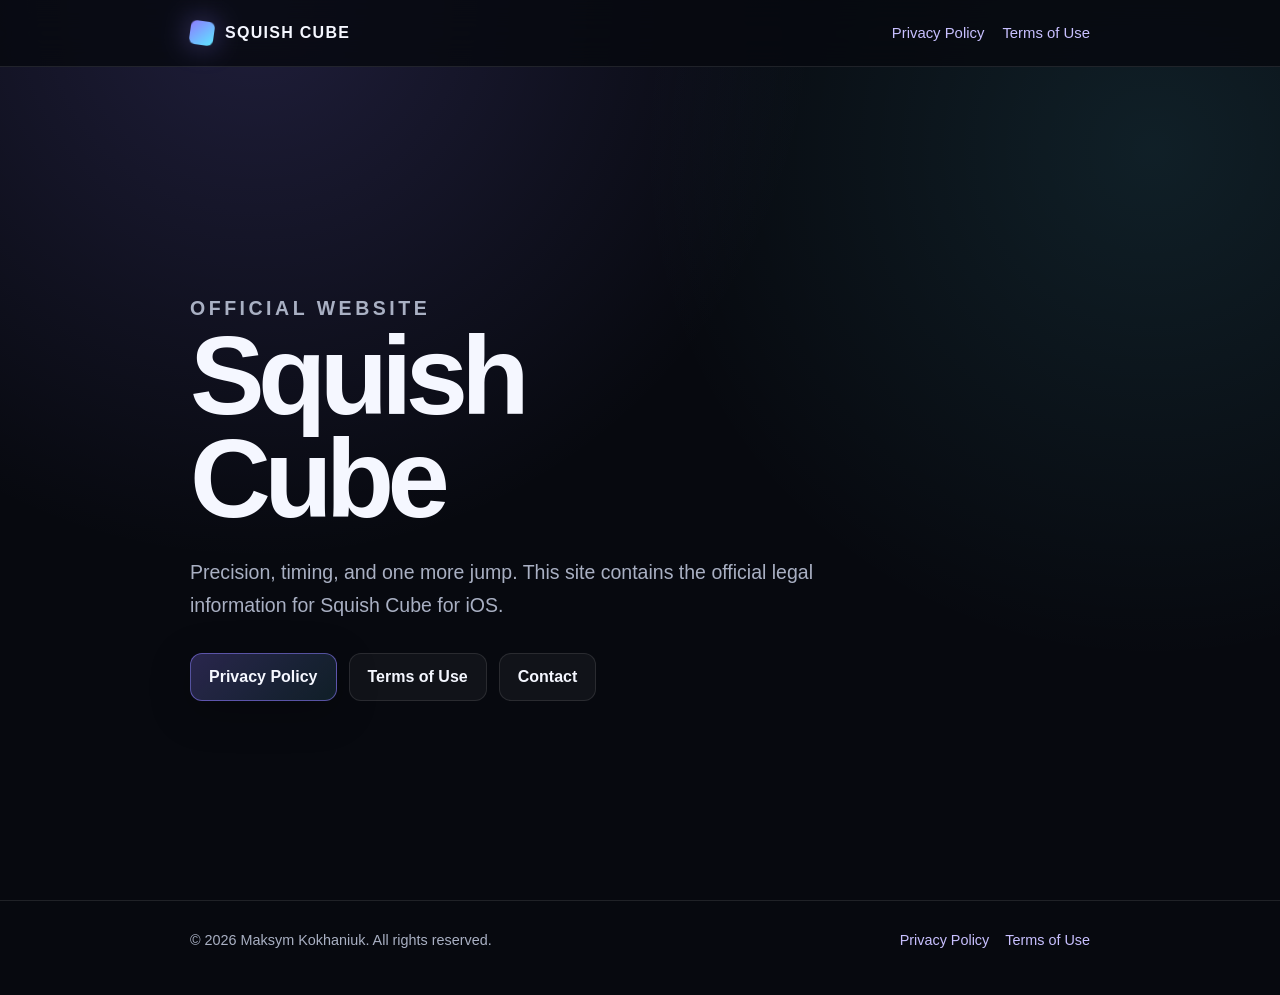
<file: index.html>
<!doctype html>
<html lang="en">
<head>
  <meta charset="utf-8">
  <meta name="viewport" content="width=device-width, initial-scale=1">
  <meta name="description" content="Official website and legal information for Squish Cube, an iOS arcade game by Maksym Kokhaniuk.">
  <meta name="robots" content="index,follow">
  <title>Squish Cube — Official Website</title>
  <link rel="stylesheet" href="./styles.css">
</head>
<body>
  <nav>
    <div class="shell nav-inner">
      <a class="brand" href="./">
        <span class="logo" aria-hidden="true"></span>
        <span>Squish Cube</span>
      </a>
      <div class="nav-links">
        <a href="./privacy/">Privacy Policy</a>
        <a href="./terms/">Terms of Use</a>
      </div>
    </div>
  </nav>

  <main class="shell hero">
    <div>
      <p class="eyebrow">Official website</p>
      <h1>Squish<br>Cube</h1>
      <p>
        Precision, timing, and one more jump. This site contains the official
        legal information for Squish Cube for iOS.
      </p>

      <div class="actions">
        <a class="button primary" href="./privacy/">Privacy Policy</a>
        <a class="button" href="./terms/">Terms of Use</a>
        <a class="button" href="mailto:maxkokhanuk69@gmail.com">Contact</a>
      </div>
    </div>
  </main>

  <footer>
    <div class="shell footer-inner">
      <span>© 2026 Maksym Kokhaniuk. All rights reserved.</span>
      <div class="footer-links">
        <a href="./privacy/">Privacy Policy</a>
        <a href="./terms/">Terms of Use</a>
      </div>
    </div>
  </footer>
</body>
</html>
</file>
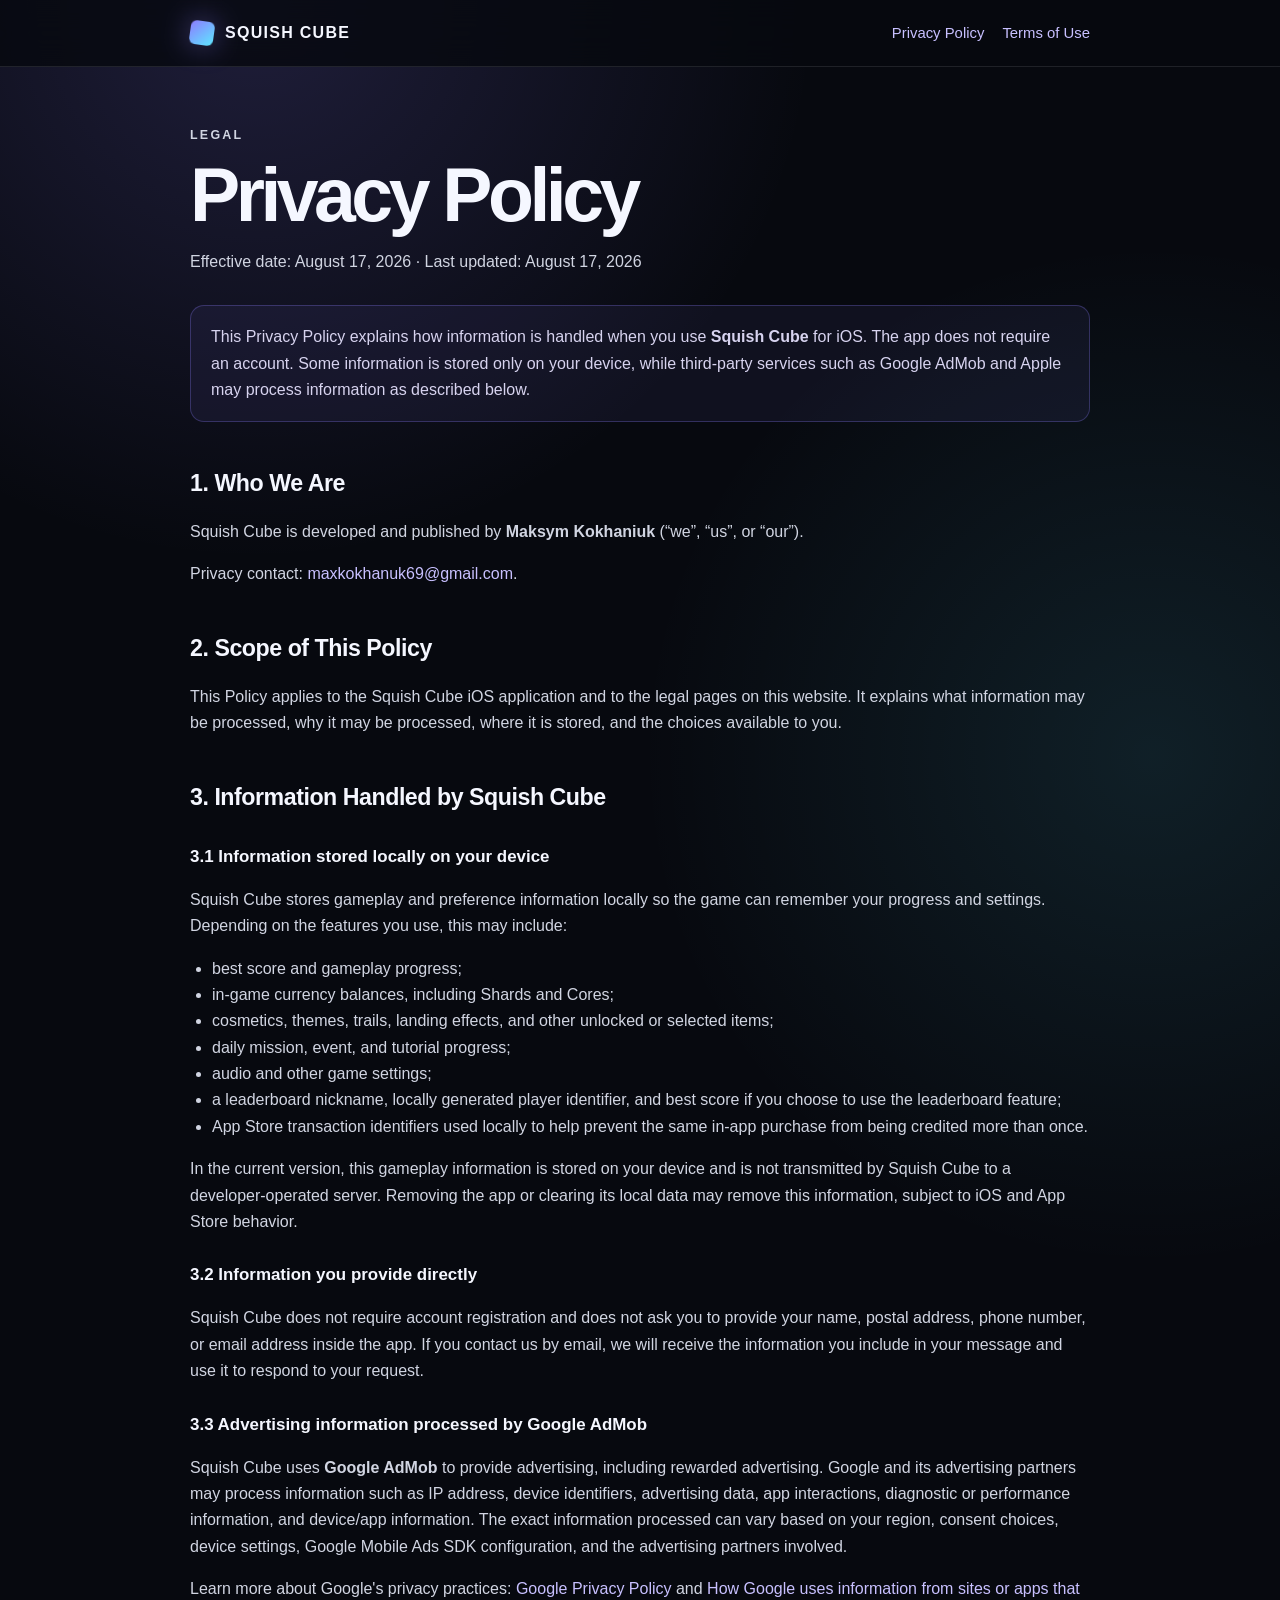
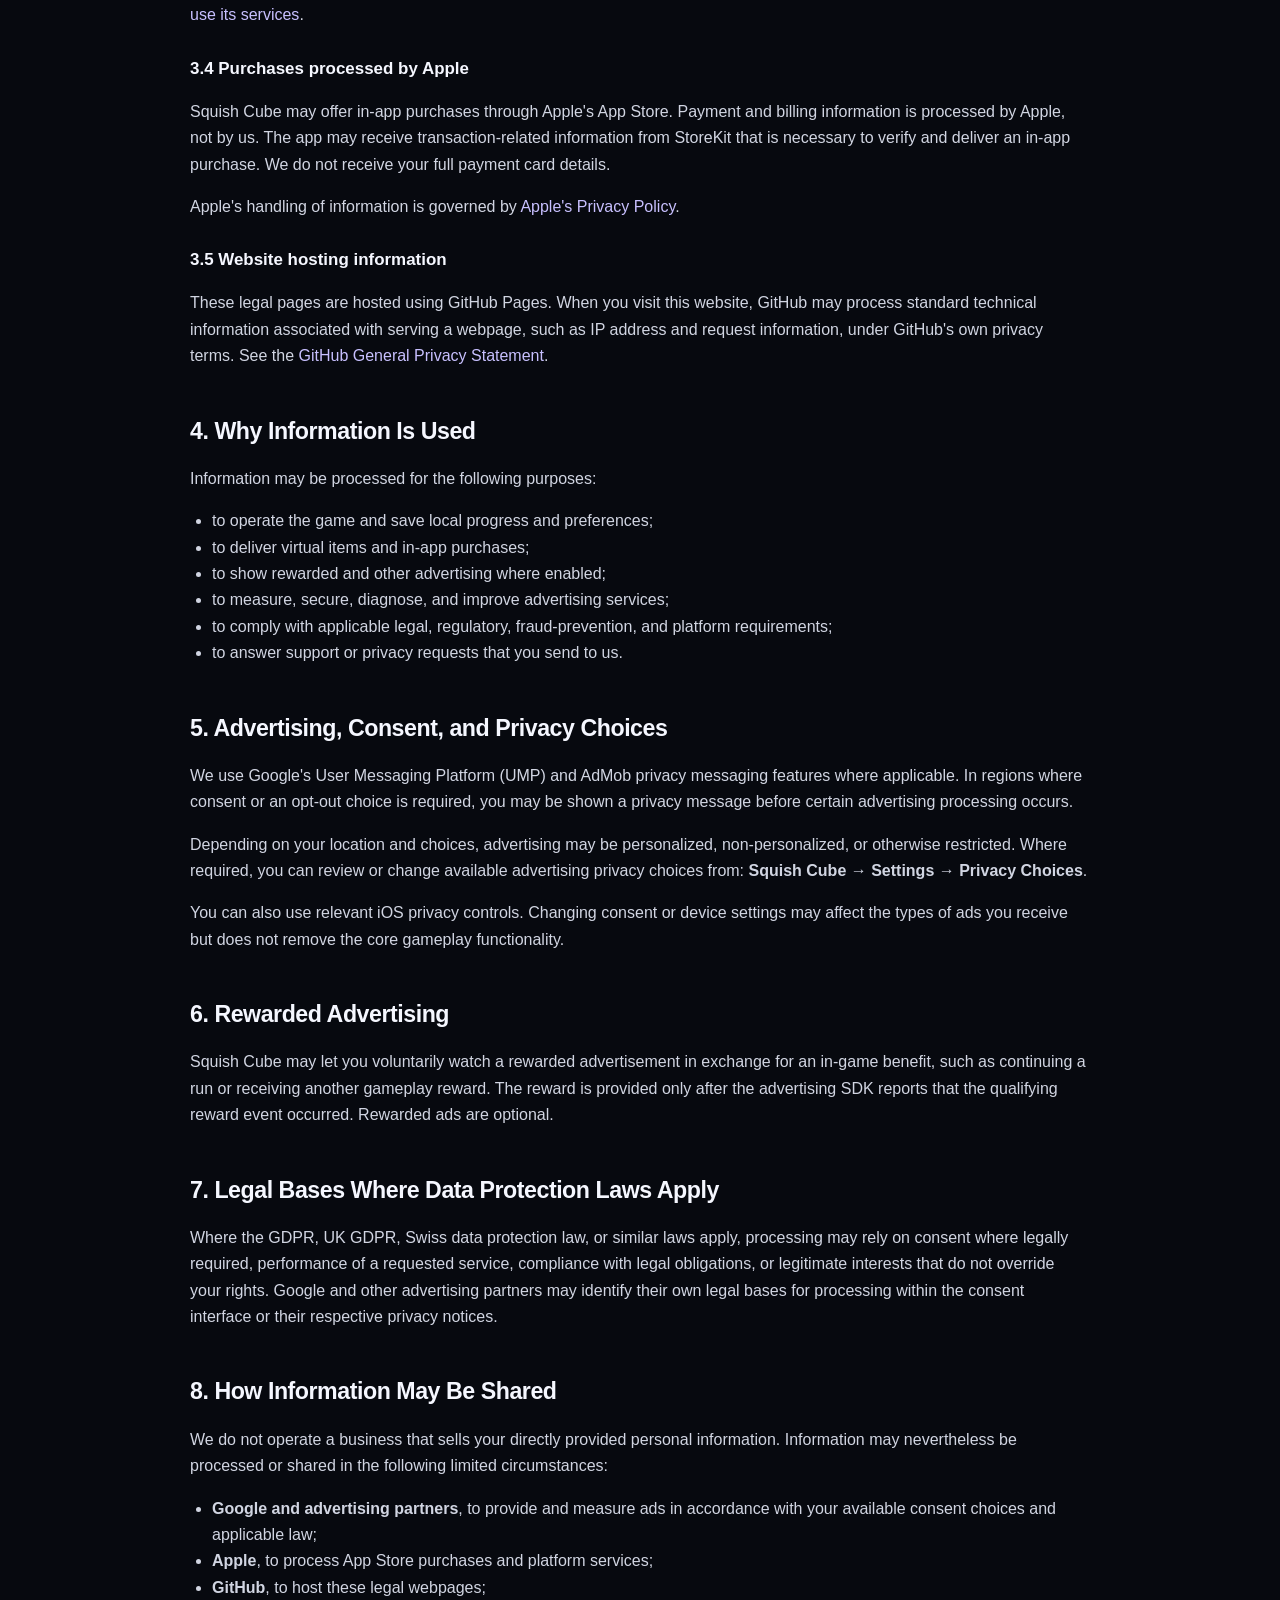
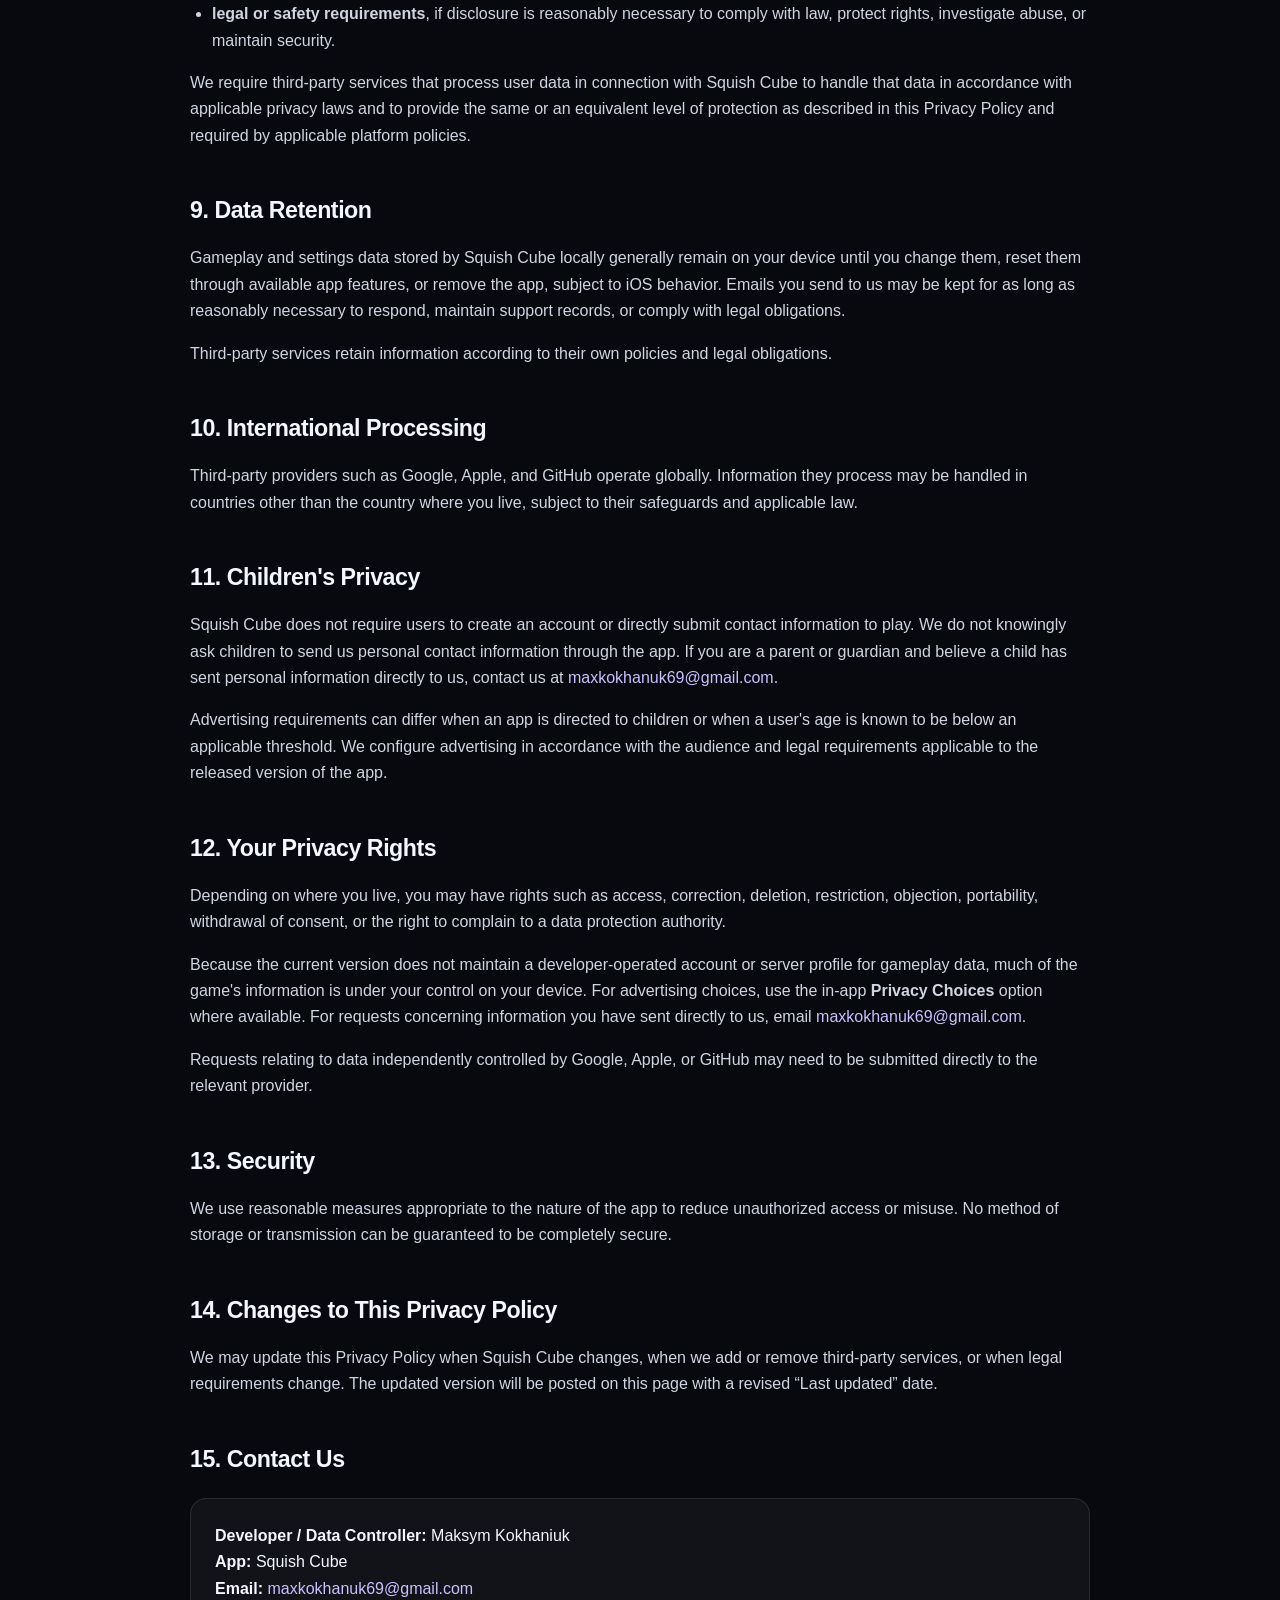
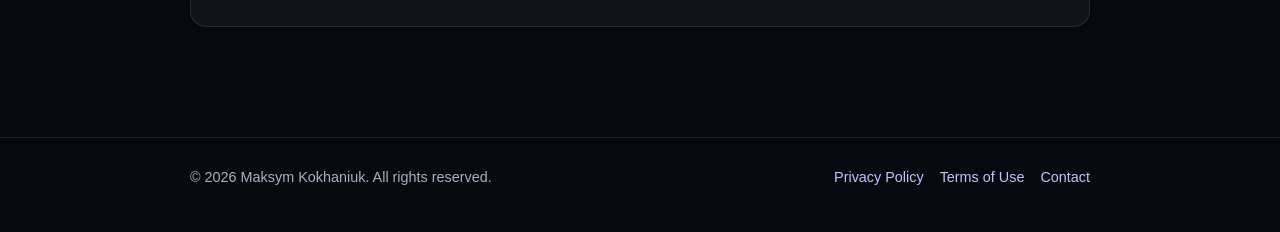
<file: privacy/index.html>
<!doctype html>
<html lang="en">
<head>
  <meta charset="utf-8">
  <meta name="viewport" content="width=device-width, initial-scale=1">
  <meta name="description" content="Privacy Policy for Squish Cube for iOS, developed by Maksym Kokhaniuk.">
  <meta name="robots" content="index,follow">
  <title>Privacy Policy — Squish Cube</title>
  <link rel="stylesheet" href="../styles.css">
</head>
<body>

<nav>
  <div class="shell nav-inner">
    <a class="brand" href="../">
      <span class="logo" aria-hidden="true"></span>
      <span>Squish Cube</span>
    </a>
    <div class="nav-links">
      <a href="../privacy/">Privacy Policy</a>
      <a href="../terms/">Terms of Use</a>
    </div>
  </div>
</nav>

  <main class="shell legal">
    <header class="legal-header">
      <p class="eyebrow">Legal</p>
      <h1>Privacy Policy</h1>
      <p class="meta">Effective date: August 17, 2026 · Last updated: August 17, 2026</p>
    </header>

    <div class="notice">
      This Privacy Policy explains how information is handled when you use
      <strong>Squish Cube</strong> for iOS. The app does not require an account.
      Some information is stored only on your device, while third-party services
      such as Google AdMob and Apple may process information as described below.
    </div>

    <h2>1. Who We Are</h2>
    <p>
      Squish Cube is developed and published by <strong>Maksym Kokhaniuk</strong>
      (“we”, “us”, or “our”).
    </p>
    <p>
      Privacy contact:
      <a href="mailto:maxkokhanuk69@gmail.com">maxkokhanuk69@gmail.com</a>.
    </p>

    <h2>2. Scope of This Policy</h2>
    <p>
      This Policy applies to the Squish Cube iOS application and to the legal
      pages on this website. It explains what information may be processed,
      why it may be processed, where it is stored, and the choices available to you.
    </p>

    <h2>3. Information Handled by Squish Cube</h2>

    <h3>3.1 Information stored locally on your device</h3>
    <p>
      Squish Cube stores gameplay and preference information locally so the game
      can remember your progress and settings. Depending on the features you use,
      this may include:
    </p>
    <ul>
      <li>best score and gameplay progress;</li>
      <li>in-game currency balances, including Shards and Cores;</li>
      <li>cosmetics, themes, trails, landing effects, and other unlocked or selected items;</li>
      <li>daily mission, event, and tutorial progress;</li>
      <li>audio and other game settings;</li>
      <li>a leaderboard nickname, locally generated player identifier, and best score if you choose to use the leaderboard feature;</li>
      <li>App Store transaction identifiers used locally to help prevent the same in-app purchase from being credited more than once.</li>
    </ul>
    <p>
      In the current version, this gameplay information is stored on your device
      and is not transmitted by Squish Cube to a developer-operated server.
      Removing the app or clearing its local data may remove this information,
      subject to iOS and App Store behavior.
    </p>

    <h3>3.2 Information you provide directly</h3>
    <p>
      Squish Cube does not require account registration and does not ask you to
      provide your name, postal address, phone number, or email address inside the app.
      If you contact us by email, we will receive the information you include in
      your message and use it to respond to your request.
    </p>

    <h3>3.3 Advertising information processed by Google AdMob</h3>
    <p>
      Squish Cube uses <strong>Google AdMob</strong> to provide advertising,
      including rewarded advertising. Google and its advertising partners may
      process information such as IP address, device identifiers, advertising data,
      app interactions, diagnostic or performance information, and device/app
      information. The exact information processed can vary based on your region,
      consent choices, device settings, Google Mobile Ads SDK configuration, and
      the advertising partners involved.
    </p>
    <p>
      Learn more about Google's privacy practices:
      <a href="https://policies.google.com/privacy" rel="noopener noreferrer">Google Privacy Policy</a>
      and
      <a href="https://policies.google.com/technologies/partner-sites" rel="noopener noreferrer">How Google uses information from sites or apps that use its services</a>.
    </p>

    <h3>3.4 Purchases processed by Apple</h3>
    <p>
      Squish Cube may offer in-app purchases through Apple's App Store.
      Payment and billing information is processed by Apple, not by us.
      The app may receive transaction-related information from StoreKit that is
      necessary to verify and deliver an in-app purchase. We do not receive your
      full payment card details.
    </p>
    <p>
      Apple's handling of information is governed by
      <a href="https://www.apple.com/legal/privacy/" rel="noopener noreferrer">Apple's Privacy Policy</a>.
    </p>

    <h3>3.5 Website hosting information</h3>
    <p>
      These legal pages are hosted using GitHub Pages. When you visit this website,
      GitHub may process standard technical information associated with serving a
      webpage, such as IP address and request information, under GitHub's own privacy terms.
      See the
      <a href="https://docs.github.com/en/site-policy/privacy-policies/github-general-privacy-statement" rel="noopener noreferrer">GitHub General Privacy Statement</a>.
    </p>

    <h2>4. Why Information Is Used</h2>
    <p>Information may be processed for the following purposes:</p>
    <ul>
      <li>to operate the game and save local progress and preferences;</li>
      <li>to deliver virtual items and in-app purchases;</li>
      <li>to show rewarded and other advertising where enabled;</li>
      <li>to measure, secure, diagnose, and improve advertising services;</li>
      <li>to comply with applicable legal, regulatory, fraud-prevention, and platform requirements;</li>
      <li>to answer support or privacy requests that you send to us.</li>
    </ul>

    <h2>5. Advertising, Consent, and Privacy Choices</h2>
    <p>
      We use Google's User Messaging Platform (UMP) and AdMob privacy messaging
      features where applicable. In regions where consent or an opt-out choice is
      required, you may be shown a privacy message before certain advertising
      processing occurs.
    </p>
    <p>
      Depending on your location and choices, advertising may be personalized,
      non-personalized, or otherwise restricted. Where required, you can review or
      change available advertising privacy choices from:
      <strong>Squish Cube → Settings → Privacy Choices</strong>.
    </p>
    <p>
      You can also use relevant iOS privacy controls. Changing consent or device
      settings may affect the types of ads you receive but does not remove the
      core gameplay functionality.
    </p>

    <h2>6. Rewarded Advertising</h2>
    <p>
      Squish Cube may let you voluntarily watch a rewarded advertisement in exchange
      for an in-game benefit, such as continuing a run or receiving another
      gameplay reward. The reward is provided only after the advertising SDK reports
      that the qualifying reward event occurred. Rewarded ads are optional.
    </p>

    <h2>7. Legal Bases Where Data Protection Laws Apply</h2>
    <p>
      Where the GDPR, UK GDPR, Swiss data protection law, or similar laws apply,
      processing may rely on consent where legally required, performance of a
      requested service, compliance with legal obligations, or legitimate interests
      that do not override your rights. Google and other advertising partners may
      identify their own legal bases for processing within the consent interface
      or their respective privacy notices.
    </p>

    <h2>8. How Information May Be Shared</h2>
    <p>
      We do not operate a business that sells your directly provided personal
      information. Information may nevertheless be processed or shared in the
      following limited circumstances:
    </p>
    <ul>
      <li><strong>Google and advertising partners</strong>, to provide and measure ads in accordance with your available consent choices and applicable law;</li>
      <li><strong>Apple</strong>, to process App Store purchases and platform services;</li>
      <li><strong>GitHub</strong>, to host these legal webpages;</li>
      <li><strong>legal or safety requirements</strong>, if disclosure is reasonably necessary to comply with law, protect rights, investigate abuse, or maintain security.</li>
    </ul>

    <p>
      We require third-party services that process user data in connection with
      Squish Cube to handle that data in accordance with applicable privacy laws
      and to provide the same or an equivalent level of protection as described
      in this Privacy Policy and required by applicable platform policies.
    </p>

    <h2>9. Data Retention</h2>
    <p>
      Gameplay and settings data stored by Squish Cube locally generally remain on
      your device until you change them, reset them through available app features,
      or remove the app, subject to iOS behavior. Emails you send to us may be kept
      for as long as reasonably necessary to respond, maintain support records, or
      comply with legal obligations.
    </p>
    <p>
      Third-party services retain information according to their own policies and
      legal obligations.
    </p>

    <h2>10. International Processing</h2>
    <p>
      Third-party providers such as Google, Apple, and GitHub operate globally.
      Information they process may be handled in countries other than the country
      where you live, subject to their safeguards and applicable law.
    </p>

    <h2>11. Children's Privacy</h2>
    <p>
      Squish Cube does not require users to create an account or directly submit
      contact information to play. We do not knowingly ask children to send us
      personal contact information through the app. If you are a parent or guardian
      and believe a child has sent personal information directly to us, contact us
      at <a href="mailto:maxkokhanuk69@gmail.com">maxkokhanuk69@gmail.com</a>.
    </p>
    <p>
      Advertising requirements can differ when an app is directed to children or
      when a user's age is known to be below an applicable threshold. We configure
      advertising in accordance with the audience and legal requirements applicable
      to the released version of the app.
    </p>

    <h2>12. Your Privacy Rights</h2>
    <p>
      Depending on where you live, you may have rights such as access, correction,
      deletion, restriction, objection, portability, withdrawal of consent, or the
      right to complain to a data protection authority.
    </p>
    <p>
      Because the current version does not maintain a developer-operated account or
      server profile for gameplay data, much of the game's information is under your
      control on your device. For advertising choices, use the in-app
      <strong>Privacy Choices</strong> option where available. For requests concerning
      information you have sent directly to us, email
      <a href="mailto:maxkokhanuk69@gmail.com">maxkokhanuk69@gmail.com</a>.
    </p>
    <p>
      Requests relating to data independently controlled by Google, Apple, or GitHub
      may need to be submitted directly to the relevant provider.
    </p>

    <h2>13. Security</h2>
    <p>
      We use reasonable measures appropriate to the nature of the app to reduce
      unauthorized access or misuse. No method of storage or transmission can be
      guaranteed to be completely secure.
    </p>

    <h2>14. Changes to This Privacy Policy</h2>
    <p>
      We may update this Privacy Policy when Squish Cube changes, when we add or
      remove third-party services, or when legal requirements change. The updated
      version will be posted on this page with a revised “Last updated” date.
    </p>

    <h2>15. Contact Us</h2>
    <div class="card">
      <strong>Developer / Data Controller:</strong> Maksym Kokhaniuk<br>
      <strong>App:</strong> Squish Cube<br>
      <strong>Email:</strong>
      <a href="mailto:maxkokhanuk69@gmail.com">maxkokhanuk69@gmail.com</a>
    </div>
  </main>

<footer>
  <div class="shell footer-inner">
    <span>© 2026 Maksym Kokhaniuk. All rights reserved.</span>
    <div class="footer-links">
      <a href="../privacy/">Privacy Policy</a>
      <a href="../terms/">Terms of Use</a>
      <a href="mailto:maxkokhanuk69@gmail.com">Contact</a>
    </div>
  </div>
</footer>

</body>
</html>
</file>
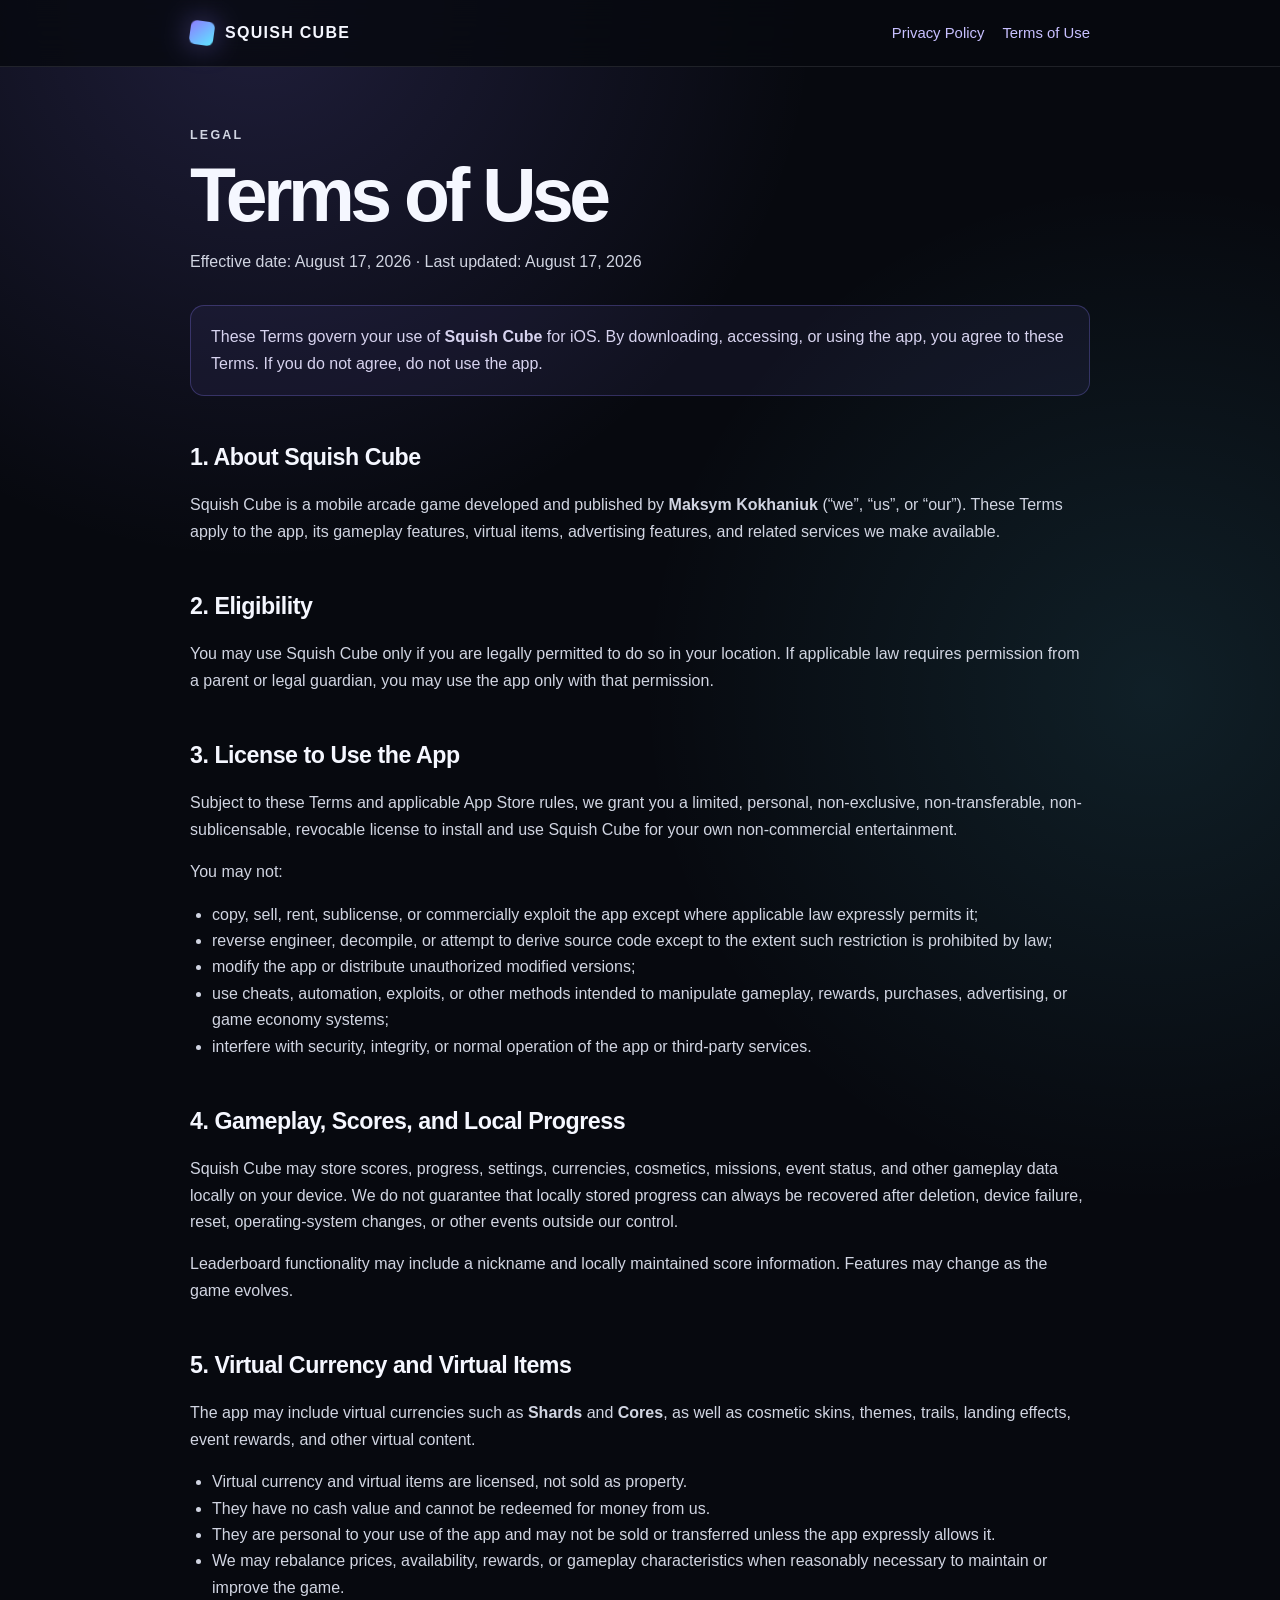
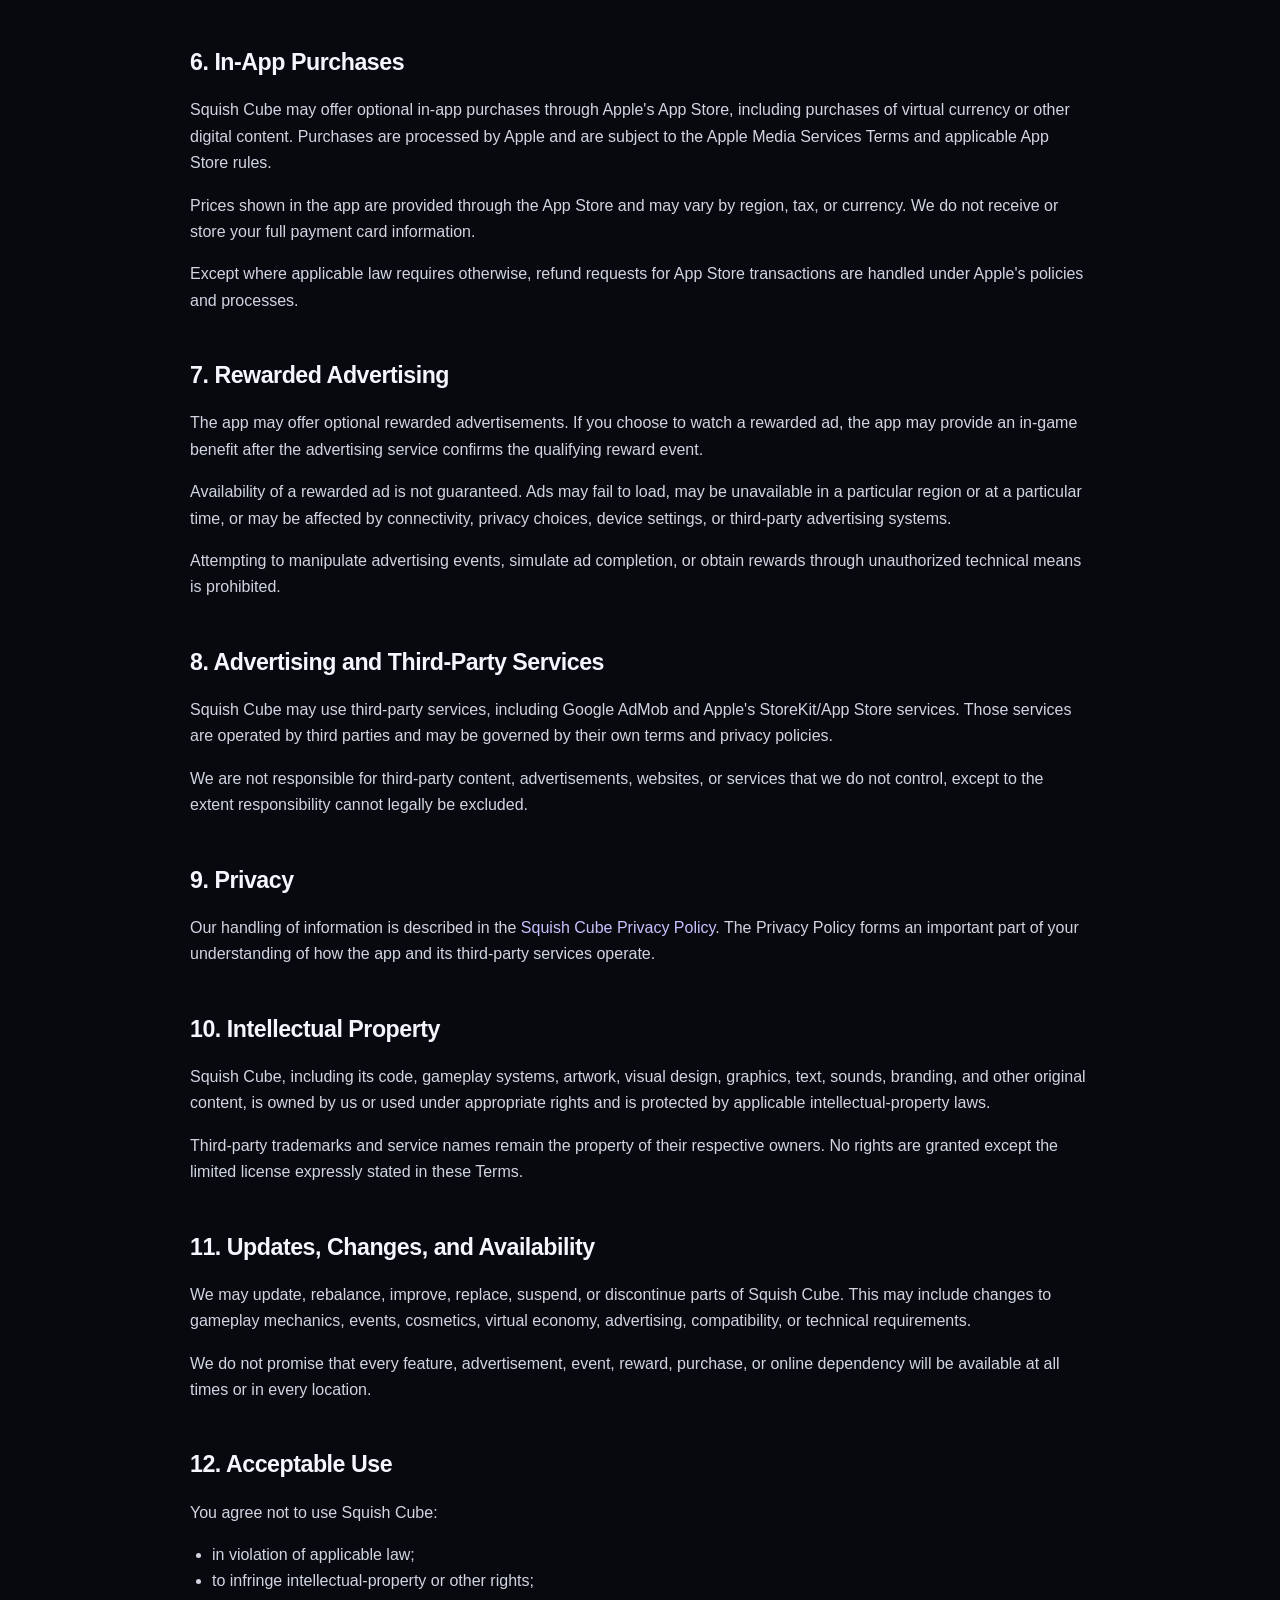
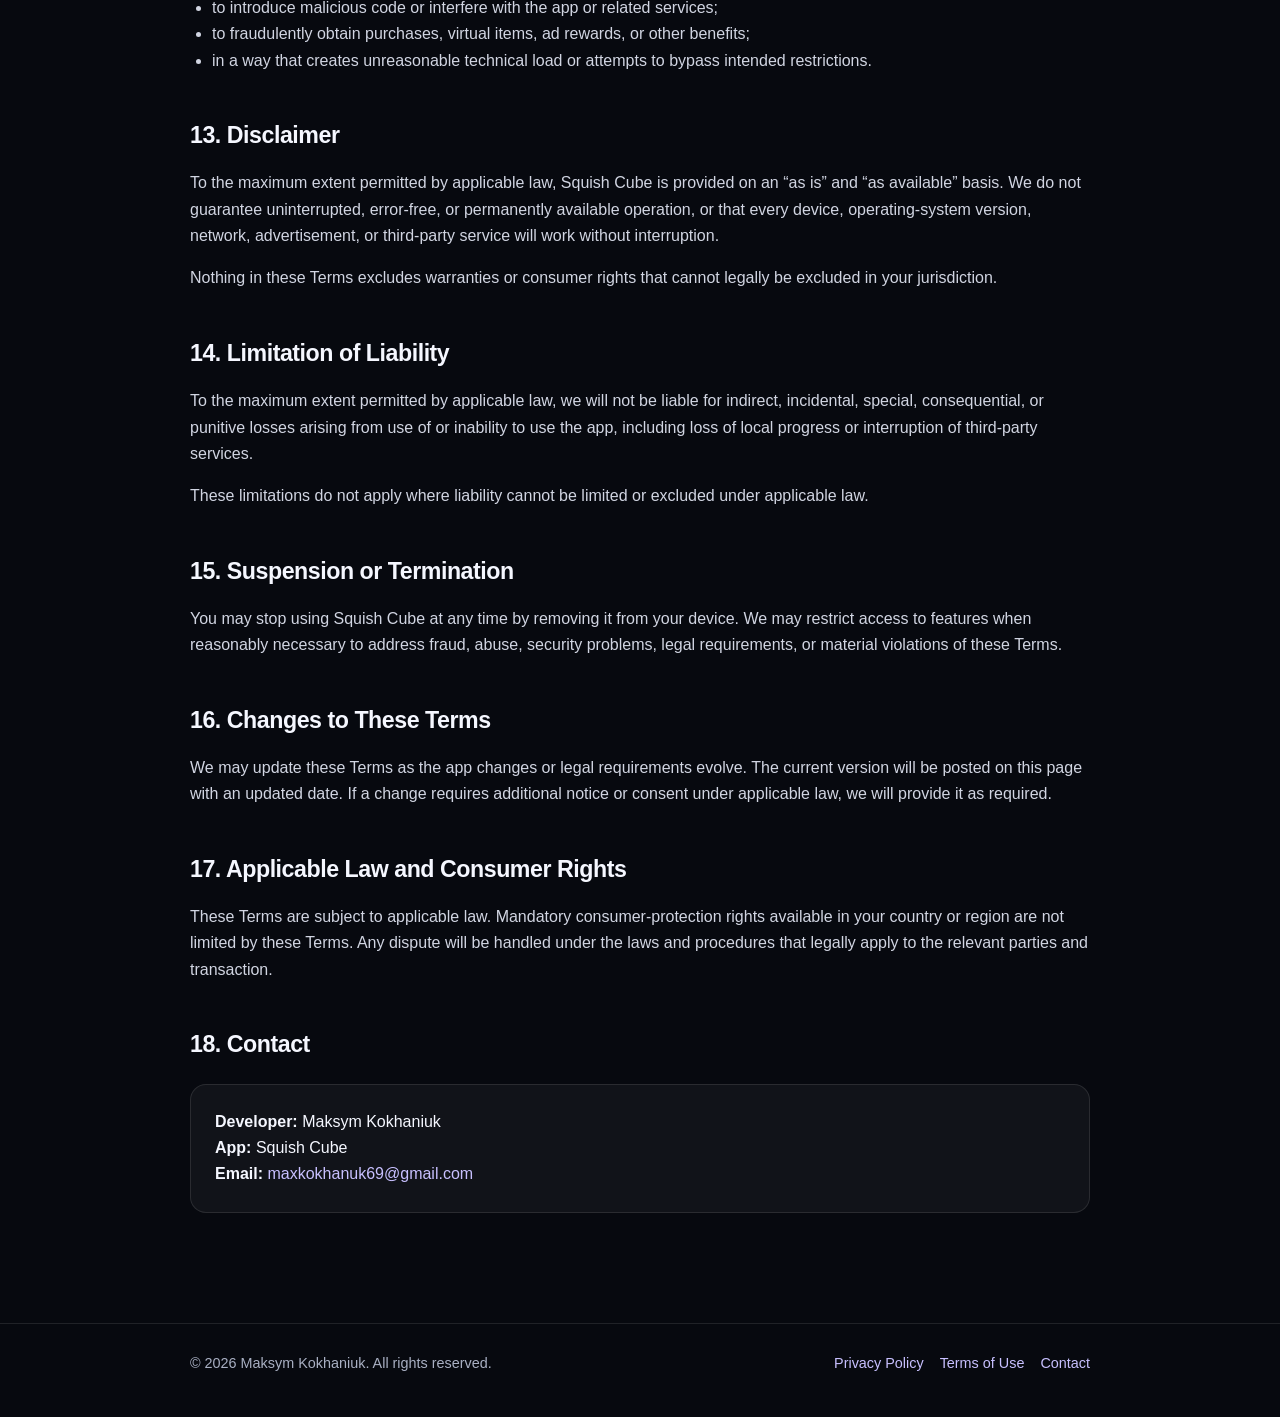
<file: terms/index.html>
<!doctype html>
<html lang="en">
<head>
  <meta charset="utf-8">
  <meta name="viewport" content="width=device-width, initial-scale=1">
  <meta name="description" content="Terms of Use for Squish Cube for iOS, developed by Maksym Kokhaniuk.">
  <meta name="robots" content="index,follow">
  <title>Terms of Use — Squish Cube</title>
  <link rel="stylesheet" href="../styles.css">
</head>
<body>

<nav>
  <div class="shell nav-inner">
    <a class="brand" href="../">
      <span class="logo" aria-hidden="true"></span>
      <span>Squish Cube</span>
    </a>
    <div class="nav-links">
      <a href="../privacy/">Privacy Policy</a>
      <a href="../terms/">Terms of Use</a>
    </div>
  </div>
</nav>

  <main class="shell legal">
    <header class="legal-header">
      <p class="eyebrow">Legal</p>
      <h1>Terms of Use</h1>
      <p class="meta">Effective date: August 17, 2026 · Last updated: August 17, 2026</p>
    </header>

    <div class="notice">
      These Terms govern your use of <strong>Squish Cube</strong> for iOS.
      By downloading, accessing, or using the app, you agree to these Terms.
      If you do not agree, do not use the app.
    </div>

    <h2>1. About Squish Cube</h2>
    <p>
      Squish Cube is a mobile arcade game developed and published by
      <strong>Maksym Kokhaniuk</strong> (“we”, “us”, or “our”).
      These Terms apply to the app, its gameplay features, virtual items,
      advertising features, and related services we make available.
    </p>

    <h2>2. Eligibility</h2>
    <p>
      You may use Squish Cube only if you are legally permitted to do so in your
      location. If applicable law requires permission from a parent or legal
      guardian, you may use the app only with that permission.
    </p>

    <h2>3. License to Use the App</h2>
    <p>
      Subject to these Terms and applicable App Store rules, we grant you a
      limited, personal, non-exclusive, non-transferable, non-sublicensable,
      revocable license to install and use Squish Cube for your own
      non-commercial entertainment.
    </p>
    <p>You may not:</p>
    <ul>
      <li>copy, sell, rent, sublicense, or commercially exploit the app except where applicable law expressly permits it;</li>
      <li>reverse engineer, decompile, or attempt to derive source code except to the extent such restriction is prohibited by law;</li>
      <li>modify the app or distribute unauthorized modified versions;</li>
      <li>use cheats, automation, exploits, or other methods intended to manipulate gameplay, rewards, purchases, advertising, or game economy systems;</li>
      <li>interfere with security, integrity, or normal operation of the app or third-party services.</li>
    </ul>

    <h2>4. Gameplay, Scores, and Local Progress</h2>
    <p>
      Squish Cube may store scores, progress, settings, currencies, cosmetics,
      missions, event status, and other gameplay data locally on your device.
      We do not guarantee that locally stored progress can always be recovered
      after deletion, device failure, reset, operating-system changes, or other
      events outside our control.
    </p>
    <p>
      Leaderboard functionality may include a nickname and locally maintained
      score information. Features may change as the game evolves.
    </p>

    <h2>5. Virtual Currency and Virtual Items</h2>
    <p>
      The app may include virtual currencies such as <strong>Shards</strong> and
      <strong>Cores</strong>, as well as cosmetic skins, themes, trails, landing
      effects, event rewards, and other virtual content.
    </p>
    <ul>
      <li>Virtual currency and virtual items are licensed, not sold as property.</li>
      <li>They have no cash value and cannot be redeemed for money from us.</li>
      <li>They are personal to your use of the app and may not be sold or transferred unless the app expressly allows it.</li>
      <li>We may rebalance prices, availability, rewards, or gameplay characteristics when reasonably necessary to maintain or improve the game.</li>
    </ul>

    <h2>6. In-App Purchases</h2>
    <p>
      Squish Cube may offer optional in-app purchases through Apple's App Store,
      including purchases of virtual currency or other digital content.
      Purchases are processed by Apple and are subject to the Apple Media Services
      Terms and applicable App Store rules.
    </p>
    <p>
      Prices shown in the app are provided through the App Store and may vary by
      region, tax, or currency. We do not receive or store your full payment card
      information.
    </p>
    <p>
      Except where applicable law requires otherwise, refund requests for App Store
      transactions are handled under Apple's policies and processes.
    </p>

    <h2>7. Rewarded Advertising</h2>
    <p>
      The app may offer optional rewarded advertisements. If you choose to watch
      a rewarded ad, the app may provide an in-game benefit after the advertising
      service confirms the qualifying reward event.
    </p>
    <p>
      Availability of a rewarded ad is not guaranteed. Ads may fail to load,
      may be unavailable in a particular region or at a particular time, or may
      be affected by connectivity, privacy choices, device settings, or third-party
      advertising systems.
    </p>
    <p>
      Attempting to manipulate advertising events, simulate ad completion, or obtain
      rewards through unauthorized technical means is prohibited.
    </p>

    <h2>8. Advertising and Third-Party Services</h2>
    <p>
      Squish Cube may use third-party services, including Google AdMob and Apple's
      StoreKit/App Store services. Those services are operated by third parties
      and may be governed by their own terms and privacy policies.
    </p>
    <p>
      We are not responsible for third-party content, advertisements, websites,
      or services that we do not control, except to the extent responsibility
      cannot legally be excluded.
    </p>

    <h2>9. Privacy</h2>
    <p>
      Our handling of information is described in the
      <a href="../privacy/">Squish Cube Privacy Policy</a>.
      The Privacy Policy forms an important part of your understanding of how the
      app and its third-party services operate.
    </p>

    <h2>10. Intellectual Property</h2>
    <p>
      Squish Cube, including its code, gameplay systems, artwork, visual design,
      graphics, text, sounds, branding, and other original content, is owned by
      us or used under appropriate rights and is protected by applicable
      intellectual-property laws.
    </p>
    <p>
      Third-party trademarks and service names remain the property of their
      respective owners. No rights are granted except the limited license expressly
      stated in these Terms.
    </p>

    <h2>11. Updates, Changes, and Availability</h2>
    <p>
      We may update, rebalance, improve, replace, suspend, or discontinue parts of
      Squish Cube. This may include changes to gameplay mechanics, events, cosmetics,
      virtual economy, advertising, compatibility, or technical requirements.
    </p>
    <p>
      We do not promise that every feature, advertisement, event, reward, purchase,
      or online dependency will be available at all times or in every location.
    </p>

    <h2>12. Acceptable Use</h2>
    <p>You agree not to use Squish Cube:</p>
    <ul>
      <li>in violation of applicable law;</li>
      <li>to infringe intellectual-property or other rights;</li>
      <li>to introduce malicious code or interfere with the app or related services;</li>
      <li>to fraudulently obtain purchases, virtual items, ad rewards, or other benefits;</li>
      <li>in a way that creates unreasonable technical load or attempts to bypass intended restrictions.</li>
    </ul>

    <h2>13. Disclaimer</h2>
    <p>
      To the maximum extent permitted by applicable law, Squish Cube is provided
      on an “as is” and “as available” basis. We do not guarantee uninterrupted,
      error-free, or permanently available operation, or that every device,
      operating-system version, network, advertisement, or third-party service will
      work without interruption.
    </p>
    <p>
      Nothing in these Terms excludes warranties or consumer rights that cannot
      legally be excluded in your jurisdiction.
    </p>

    <h2>14. Limitation of Liability</h2>
    <p>
      To the maximum extent permitted by applicable law, we will not be liable for
      indirect, incidental, special, consequential, or punitive losses arising from
      use of or inability to use the app, including loss of local progress or
      interruption of third-party services.
    </p>
    <p>
      These limitations do not apply where liability cannot be limited or excluded
      under applicable law.
    </p>

    <h2>15. Suspension or Termination</h2>
    <p>
      You may stop using Squish Cube at any time by removing it from your device.
      We may restrict access to features when reasonably necessary to address fraud,
      abuse, security problems, legal requirements, or material violations of these
      Terms.
    </p>

    <h2>16. Changes to These Terms</h2>
    <p>
      We may update these Terms as the app changes or legal requirements evolve.
      The current version will be posted on this page with an updated date.
      If a change requires additional notice or consent under applicable law,
      we will provide it as required.
    </p>

    <h2>17. Applicable Law and Consumer Rights</h2>
    <p>
      These Terms are subject to applicable law. Mandatory consumer-protection
      rights available in your country or region are not limited by these Terms.
      Any dispute will be handled under the laws and procedures that legally apply
      to the relevant parties and transaction.
    </p>

    <h2>18. Contact</h2>
    <div class="card">
      <strong>Developer:</strong> Maksym Kokhaniuk<br>
      <strong>App:</strong> Squish Cube<br>
      <strong>Email:</strong>
      <a href="mailto:maxkokhanuk69@gmail.com">maxkokhanuk69@gmail.com</a>
    </div>
  </main>

<footer>
  <div class="shell footer-inner">
    <span>© 2026 Maksym Kokhaniuk. All rights reserved.</span>
    <div class="footer-links">
      <a href="../privacy/">Privacy Policy</a>
      <a href="../terms/">Terms of Use</a>
      <a href="mailto:maxkokhanuk69@gmail.com">Contact</a>
    </div>
  </div>
</footer>

</body>
</html>
</file>
<file: styles.css>
:root {
  color-scheme: dark;
  --bg: #07090f;
  --panel: rgba(255,255,255,0.045);
  --panel-strong: rgba(255,255,255,0.07);
  --text: #f5f7ff;
  --muted: #a9b0c3;
  --line: rgba(255,255,255,0.10);
  --accent: #8c7cff;
  --accent-2: #5ee7ff;
  --max: 900px;
}

* { box-sizing: border-box; }

html {
  scroll-behavior: smooth;
}

body {
  margin: 0;
  min-height: 100vh;
  font-family: Inter, ui-sans-serif, -apple-system, BlinkMacSystemFont, "SF Pro Text",
               "Segoe UI", sans-serif;
  background:
    radial-gradient(circle at 20% 0%, rgba(140,124,255,.18), transparent 35rem),
    radial-gradient(circle at 90% 15%, rgba(94,231,255,.10), transparent 32rem),
    var(--bg);
  color: var(--text);
  line-height: 1.65;
}

a {
  color: #c8c0ff;
  text-decoration: none;
}

a:hover { text-decoration: underline; }

.shell {
  width: min(calc(100% - 36px), var(--max));
  margin: 0 auto;
}

nav {
  position: sticky;
  top: 0;
  z-index: 10;
  border-bottom: 1px solid var(--line);
  background: rgba(7,9,15,.82);
  backdrop-filter: blur(16px);
  -webkit-backdrop-filter: blur(16px);
}

.nav-inner {
  display: flex;
  align-items: center;
  justify-content: space-between;
  min-height: 66px;
  gap: 18px;
}

.brand {
  display: inline-flex;
  align-items: center;
  gap: 11px;
  color: var(--text);
  font-weight: 800;
  letter-spacing: .08em;
  text-transform: uppercase;
}

.brand:hover { text-decoration: none; }

.logo {
  width: 24px;
  height: 24px;
  border-radius: 6px;
  transform: rotate(8deg);
  background: linear-gradient(135deg, var(--accent), var(--accent-2));
  box-shadow: 0 0 28px rgba(140,124,255,.45);
}

.nav-links {
  display: flex;
  flex-wrap: wrap;
  gap: 18px;
  font-size: .93rem;
}

.hero {
  min-height: calc(100vh - 67px);
  display: grid;
  align-items: center;
  padding: 70px 0;
}

.eyebrow {
  margin: 0 0 12px;
  color: var(--accent-2);
  font-size: .78rem;
  font-weight: 800;
  letter-spacing: .18em;
  text-transform: uppercase;
}

h1 {
  margin: 0;
  font-size: clamp(3rem, 11vw, 7rem);
  line-height: .92;
  letter-spacing: -.06em;
}

.hero p {
  max-width: 640px;
  margin: 26px 0 0;
  color: var(--muted);
  font-size: clamp(1rem, 2.3vw, 1.22rem);
}

.actions {
  display: flex;
  flex-wrap: wrap;
  gap: 12px;
  margin-top: 32px;
}

.button {
  display: inline-flex;
  align-items: center;
  justify-content: center;
  min-height: 48px;
  padding: 0 18px;
  border: 1px solid var(--line);
  border-radius: 12px;
  background: var(--panel);
  color: var(--text);
  font-weight: 700;
}

.button.primary {
  border-color: rgba(140,124,255,.55);
  background: linear-gradient(135deg, rgba(140,124,255,.26), rgba(94,231,255,.10));
  box-shadow: 0 10px 40px rgba(0,0,0,.25);
}

.button:hover {
  text-decoration: none;
  background: var(--panel-strong);
}

.legal {
  padding: 58px 0 90px;
}

.legal-header {
  margin-bottom: 30px;
}

.legal h1 {
  font-size: clamp(2.4rem, 8vw, 4.7rem);
  line-height: 1;
}

.meta {
  margin-top: 16px;
  color: var(--muted);
}

.notice {
  margin: 24px 0;
  padding: 18px 20px;
  border: 1px solid rgba(140,124,255,.28);
  border-radius: 14px;
  background: rgba(140,124,255,.07);
  color: #d7d3ef;
}

.card {
  margin: 20px 0;
  padding: 24px;
  border: 1px solid var(--line);
  border-radius: 16px;
  background: var(--panel);
}

.legal h2 {
  margin: 42px 0 12px;
  font-size: 1.45rem;
  letter-spacing: -.02em;
}

.legal h3 {
  margin: 26px 0 8px;
  font-size: 1.06rem;
}

.legal p, .legal li {
  color: #d1d5e2;
}

.legal ul {
  padding-left: 22px;
}

.table-wrap {
  overflow-x: auto;
  margin: 18px 0 26px;
  border: 1px solid var(--line);
  border-radius: 14px;
}

table {
  width: 100%;
  border-collapse: collapse;
  min-width: 650px;
  background: rgba(255,255,255,.025);
}

th, td {
  padding: 14px 16px;
  text-align: left;
  vertical-align: top;
  border-bottom: 1px solid var(--line);
}

th {
  color: var(--text);
  font-size: .86rem;
}

td {
  color: #cdd2df;
  font-size: .93rem;
}

tr:last-child td { border-bottom: 0; }

code {
  padding: 2px 6px;
  border-radius: 6px;
  background: rgba(255,255,255,.08);
  color: #eef0ff;
}

footer {
  border-top: 1px solid var(--line);
  padding: 28px 0 42px;
  color: var(--muted);
  font-size: .9rem;
}

.footer-inner {
  display: flex;
  align-items: center;
  justify-content: space-between;
  flex-wrap: wrap;
  gap: 14px;
}

.footer-links {
  display: flex;
  flex-wrap: wrap;
  gap: 16px;
}

@media (max-width: 650px) {
  .nav-inner {
    align-items: flex-start;
    flex-direction: column;
    padding: 16px 0;
  }

  .nav-links { gap: 12px; }

  .hero { min-height: auto; padding: 80px 0 100px; }

  .card { padding: 19px; }

  .legal { padding-top: 38px; }
}
</file>
